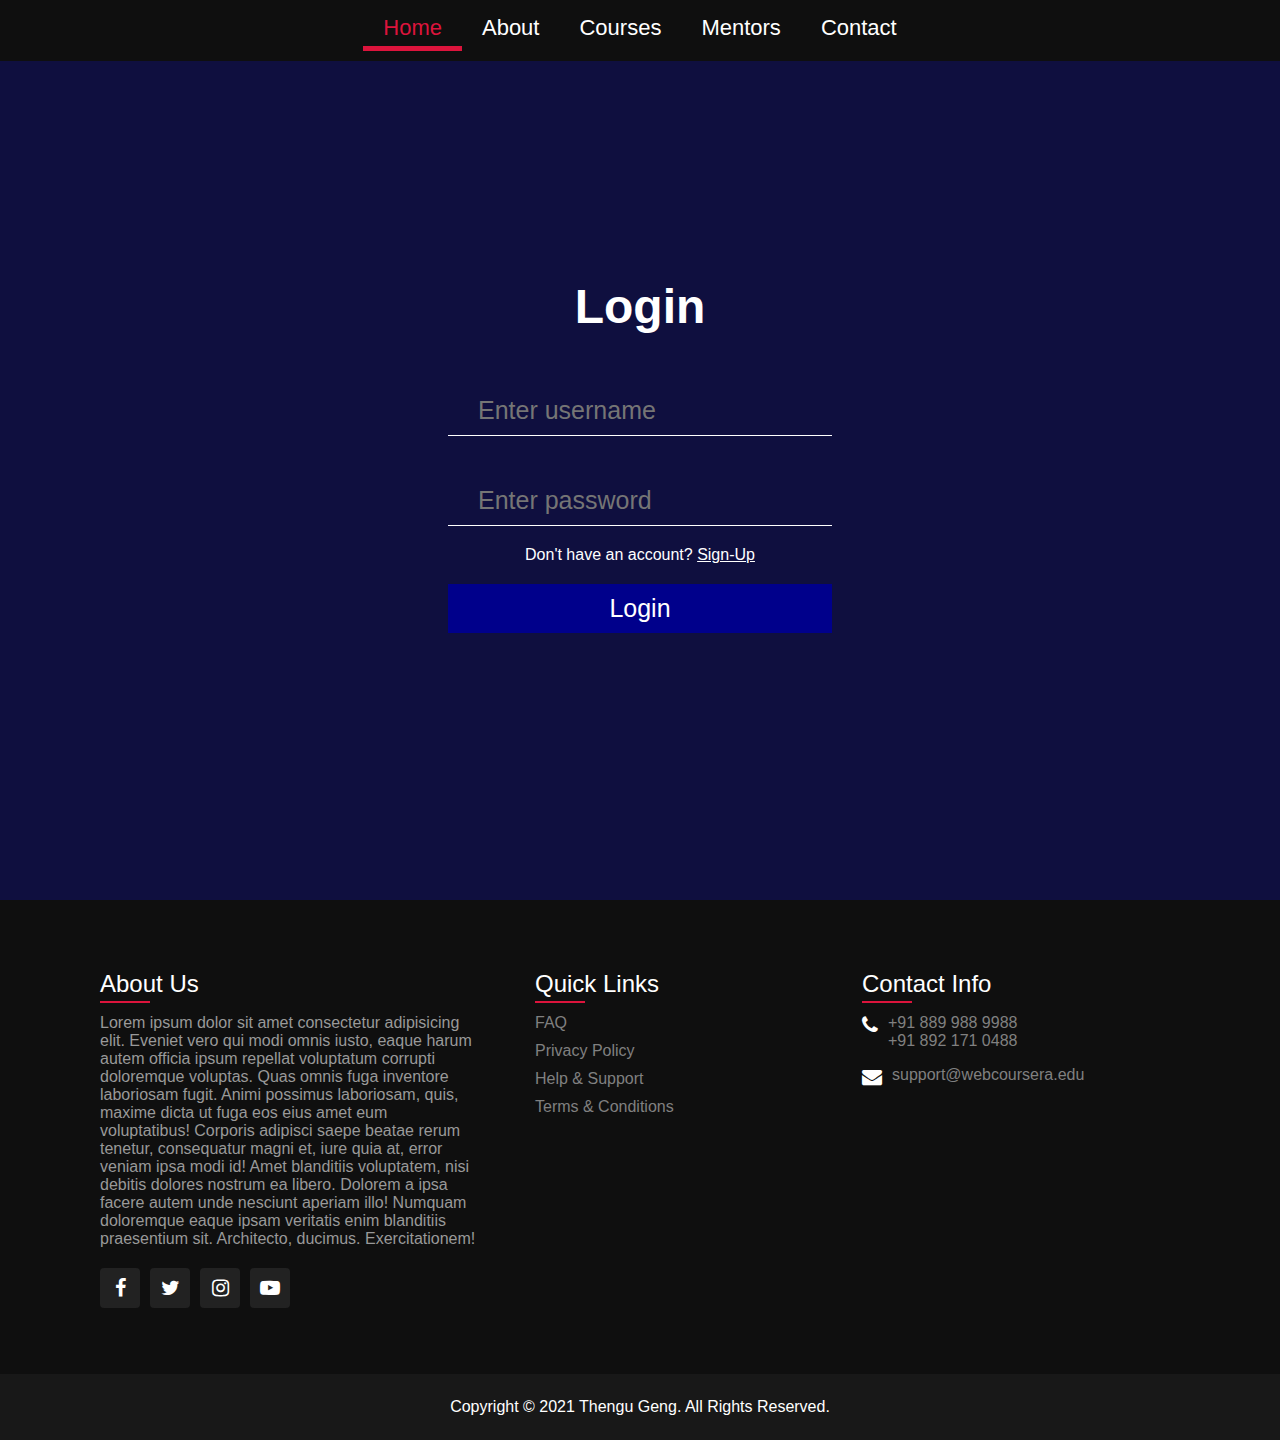
<file: login.html>
<!DOCTYPE html>
<html>
    <head>
        <meta name="viewport" content="width=device-width, initial-scale=1.0" />
        <link rel="stylesheet" href="css/index.css" />
        <link rel="stylesheet" href="css/login.css" />
        <link
            rel="stylesheet"
            href="https://stackpath.bootstrapcdn.com/font-awesome/4.7.0/css/font-awesome.min.css"
        />
    </head>
    <body>
        <nav>
            <div class="row center">
                <a class="active" href="#">Home</a>
                <a style="cursor: pointer" onclick="window.scrollBy(0,document.body.scrollHeight)"
                    >About</a
                >
                <a href="pages/courses.html">Courses</a>
                <a href="pages/teachers.html">Mentors</a>
                <a style="cursor: pointer" onclick="window.scrollBy(0,document.body.scrollHeight)"
                    >Contact</a
                >
            </div>
        </nav>

        <div class="login">
            <h1>Login</h1>
            <input name="username" placeholder="Enter username" />
            <input
                name="password"
                type="password"
                placeholder="Enter password"
            />
            <label
                >Don't have an account?&nbsp;<a href="signup.html"
                    >Sign-Up</a
                ></label
            >
            <button onclick="window.location.href = 'index.html';">
                Login
            </button>
        </div>

        <footer>
            <div class="container">
                <div class="sec aboutus">
                    <h2>About Us</h2>
                    <p>
                        Lorem ipsum dolor sit amet consectetur adipisicing elit.
                        Eveniet vero qui modi omnis iusto, eaque harum autem
                        officia ipsum repellat voluptatum corrupti doloremque
                        voluptas. Quas omnis fuga inventore laboriosam fugit.
                        Animi possimus laboriosam, quis, maxime dicta ut fuga
                        eos eius amet eum voluptatibus! Corporis adipisci saepe
                        beatae rerum tenetur, consequatur magni et, iure quia
                        at, error veniam ipsa modi id! Amet blanditiis
                        voluptatem, nisi debitis dolores nostrum ea libero.
                        Dolorem a ipsa facere autem unde nesciunt aperiam illo!
                        Numquam doloremque eaque ipsam veritatis enim blanditiis
                        praesentium sit. Architecto, ducimus. Exercitationem!
                    </p>
                    <ul class="sci">
                        <li>
                            <a href="#"
                                ><i
                                    class="fa fa-facebook"
                                    aria-hidden="true"
                                ></i
                            ></a>
                        </li>
                        <li>
                            <a href="#"
                                ><i class="fa fa-twitter" aria-hidden="true"></i
                            ></a>
                        </li>
                        <li>
                            <a href="#"
                                ><i
                                    class="fa fa-instagram"
                                    aria-hidden="true"
                                ></i
                            ></a>
                        </li>
                        <li>
                            <a href="#"
                                ><i
                                    class="fa fa-youtube-play"
                                    aria-hidden="true"
                                ></i
                            ></a>
                        </li>
                    </ul>
                </div>

                <div class="sec quickLinks">
                    <h2>Quick Links</h2>
                    <ul>
                        <li><a href="#">FAQ</a></li>
                        <li><a href="https://www.privacypolicies.com/live/4e0bbccc-8fb1-4619-b3b1-3ccc16909a8d" target="_blank">Privacy Policy</a></li>
                        <li><a href="#">Help & Support</a></li>
                        <li><a href="https://www.termsandconditionsgenerator.com/live.php?token=b7UtdrWNSWg9TQbYnWcA4yZtLV9Yiqoi" target="_blank">Terms & Conditions</a></li>
                    </ul>
                </div>

                <div class="sec contact">
                    <h2>Contact Info</h2>
                    <ul class="info">
                        <li>
                            <span
                                ><i class="fa fa-phone" aria-hidden="true"></i
                            ></span>
                            <span>
                                <a href="tel:918899889988">+91 889 988 9988</a
                                ><br />
                                <a href="tel:918921710488"
                                    >+91 892 171 0488</a
                                ></span
                            >
                        </li>
                        <li>
                            <span
                                ><i
                                    class="fa fa-envelope"
                                    aria-hidden="true"
                                ></i
                            ></span>
                            <span
                                ><a href="mailto:support@webcoursera.edu"
                                    >support@webcoursera.edu</a
                                ></span
                            >
                        </li>
                    </ul>
                </div>
            </div>
        </footer>
        <div class="copyright">
            <p>Copyright &copy; 2021 Thengu Geng. All Rights Reserved.</p>
        </div>
    </body>
</html>
</file>
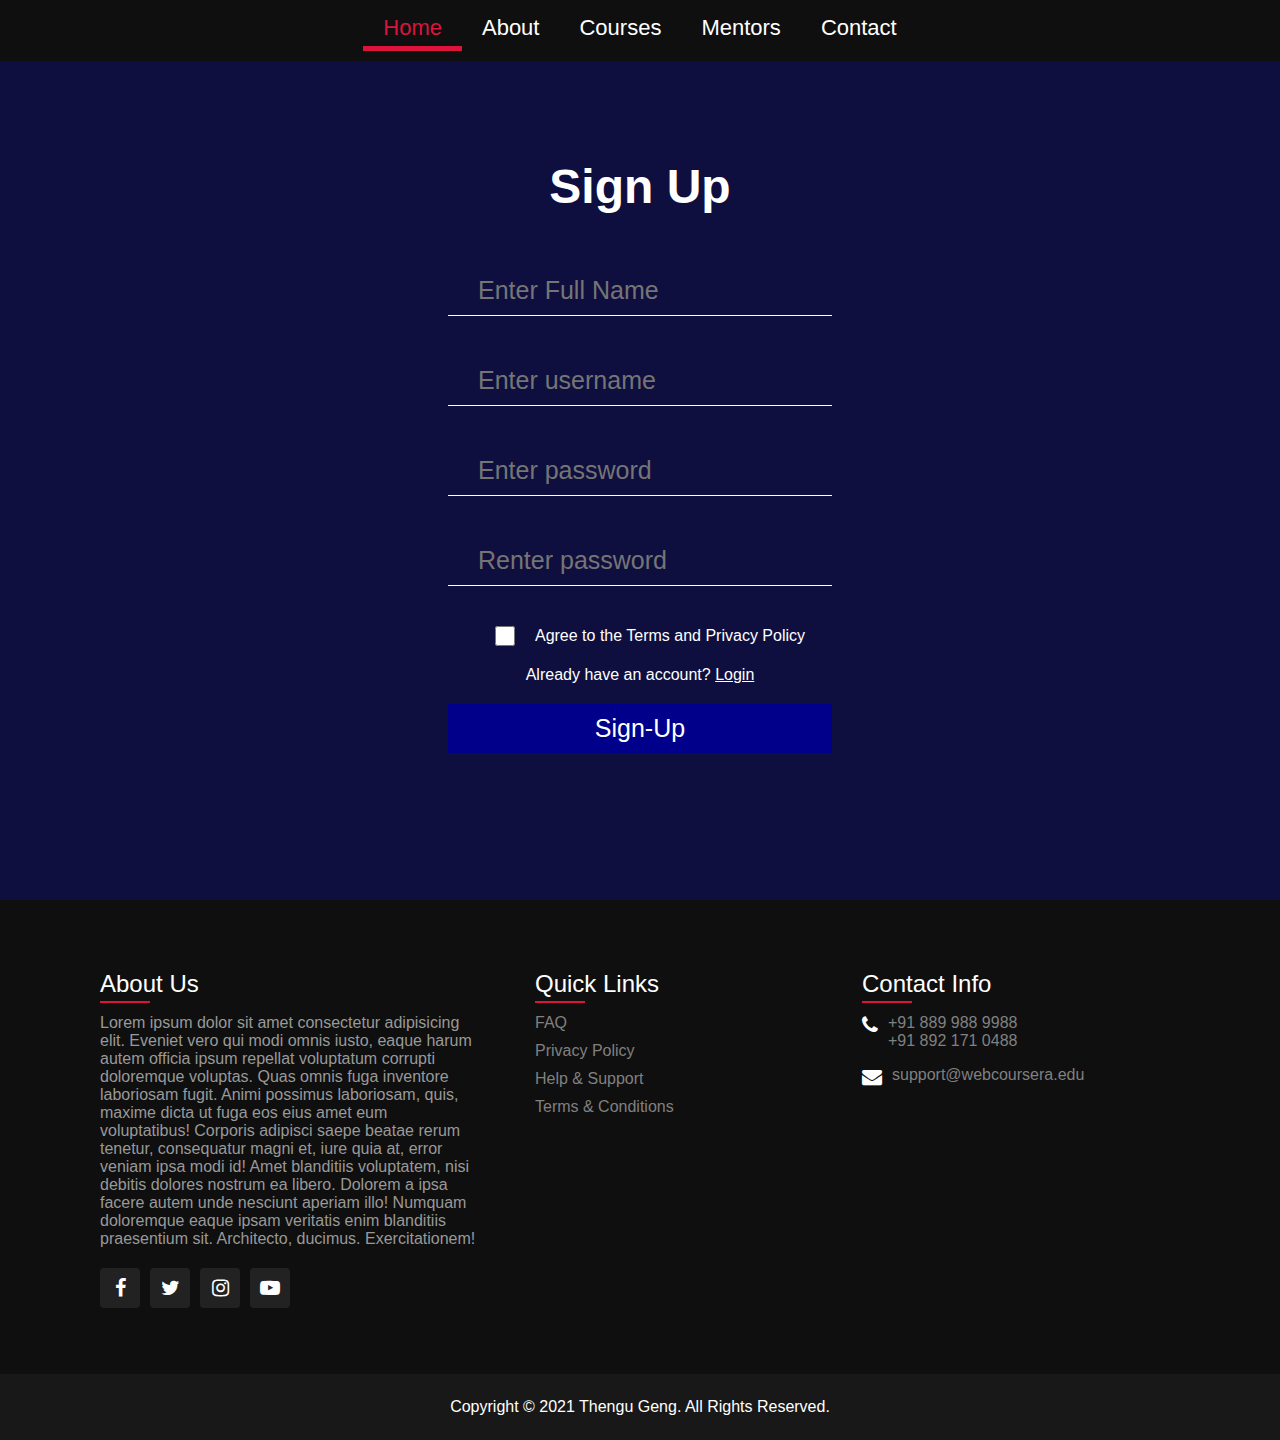
<file: signup.html>
<!DOCTYPE html>
<html>
    <head>
        <meta name="viewport" content="width=device-width, initial-scale=1.0" />
        <link rel="stylesheet" href="css/index.css" />
        <link rel="stylesheet" href="css/login.css" />
        <link
            rel="stylesheet"
            href="https://stackpath.bootstrapcdn.com/font-awesome/4.7.0/css/font-awesome.min.css"
        />
    </head>
    <body>
        <nav>
            <div class="row center">
                <a class="active" href="#">Home</a>
                <a style="cursor: pointer" onclick="window.scrollBy(0,document.body.scrollHeight)"
                    >About</a
                >
                <a href="pages/courses.html">Courses</a>
                <a href="pages/teachers.html">Mentors</a>
                <a style="cursor: pointer" onclick="window.scrollBy(0,document.body.scrollHeight)"
                    >Contact</a
                >
            </div>
        </nav>
        <div class="login">
            <h1>Sign Up</h1>
            <input name="fullname" placeholder="Enter Full Name" />
            <input name="username" placeholder="Enter username" />
            <input
                name="password"
                type="password"
                placeholder="Enter password"
            />
            <input
                name="repassword"
                type="password"
                placeholder="Renter password"
            />
            <div class="row center">
                <input type="checkbox" /><label
                    >Agree to the Terms and Privacy Policy</label
                >
            </div>
            <label
                >Already have an account?&nbsp;<a href="login.html"
                    >Login</a
                ></label
            >
            <button onclick="window.location.href = 'index.html';">
                Sign-Up
            </button>
        </div>

        <footer>
            <div class="container">
                <div class="sec aboutus">
                    <h2>About Us</h2>
                    <p>
                        Lorem ipsum dolor sit amet consectetur adipisicing elit.
                        Eveniet vero qui modi omnis iusto, eaque harum autem
                        officia ipsum repellat voluptatum corrupti doloremque
                        voluptas. Quas omnis fuga inventore laboriosam fugit.
                        Animi possimus laboriosam, quis, maxime dicta ut fuga
                        eos eius amet eum voluptatibus! Corporis adipisci saepe
                        beatae rerum tenetur, consequatur magni et, iure quia
                        at, error veniam ipsa modi id! Amet blanditiis
                        voluptatem, nisi debitis dolores nostrum ea libero.
                        Dolorem a ipsa facere autem unde nesciunt aperiam illo!
                        Numquam doloremque eaque ipsam veritatis enim blanditiis
                        praesentium sit. Architecto, ducimus. Exercitationem!
                    </p>
                    <ul class="sci">
                        <li>
                            <a href="#"
                                ><i
                                    class="fa fa-facebook"
                                    aria-hidden="true"
                                ></i
                            ></a>
                        </li>
                        <li>
                            <a href="#"
                                ><i class="fa fa-twitter" aria-hidden="true"></i
                            ></a>
                        </li>
                        <li>
                            <a href="#"
                                ><i
                                    class="fa fa-instagram"
                                    aria-hidden="true"
                                ></i
                            ></a>
                        </li>
                        <li>
                            <a href="#"
                                ><i
                                    class="fa fa-youtube-play"
                                    aria-hidden="true"
                                ></i
                            ></a>
                        </li>
                    </ul>
                </div>

                <div class="sec quickLinks">
                    <h2>Quick Links</h2>
                    <ul>
                        <li><a href="#">FAQ</a></li>
                        <li><a href="https://www.privacypolicies.com/live/4e0bbccc-8fb1-4619-b3b1-3ccc16909a8d" target="_blank">Privacy Policy</a></li>
                        <li><a href="#">Help & Support</a></li>
                        <li><a href="https://www.termsandconditionsgenerator.com/live.php?token=b7UtdrWNSWg9TQbYnWcA4yZtLV9Yiqoi" target="_blank">Terms & Conditions</a></li>
                    </ul>
                </div>

                <div class="sec contact">
                    <h2>Contact Info</h2>
                    <ul class="info">
                        <li>
                            <span
                                ><i class="fa fa-phone" aria-hidden="true"></i
                            ></span>
                            <span>
                                <a href="tel:918899889988">+91 889 988 9988</a
                                ><br />
                                <a href="tel:918921710488"
                                    >+91 892 171 0488</a
                                ></span
                            >
                        </li>
                        <li>
                            <span
                                ><i
                                    class="fa fa-envelope"
                                    aria-hidden="true"
                                ></i
                            ></span>
                            <span
                                ><a href="mailto:support@webcoursera.edu"
                                    >support@webcoursera.edu</a
                                ></span
                            >
                        </li>
                    </ul>
                </div>
            </div>
        </footer>
        <div class="copyright">
            <p>Copyright &copy; 2021 Thengu Geng. All Rights Reserved.</p>
        </div>
    </body>
</html>
</file>
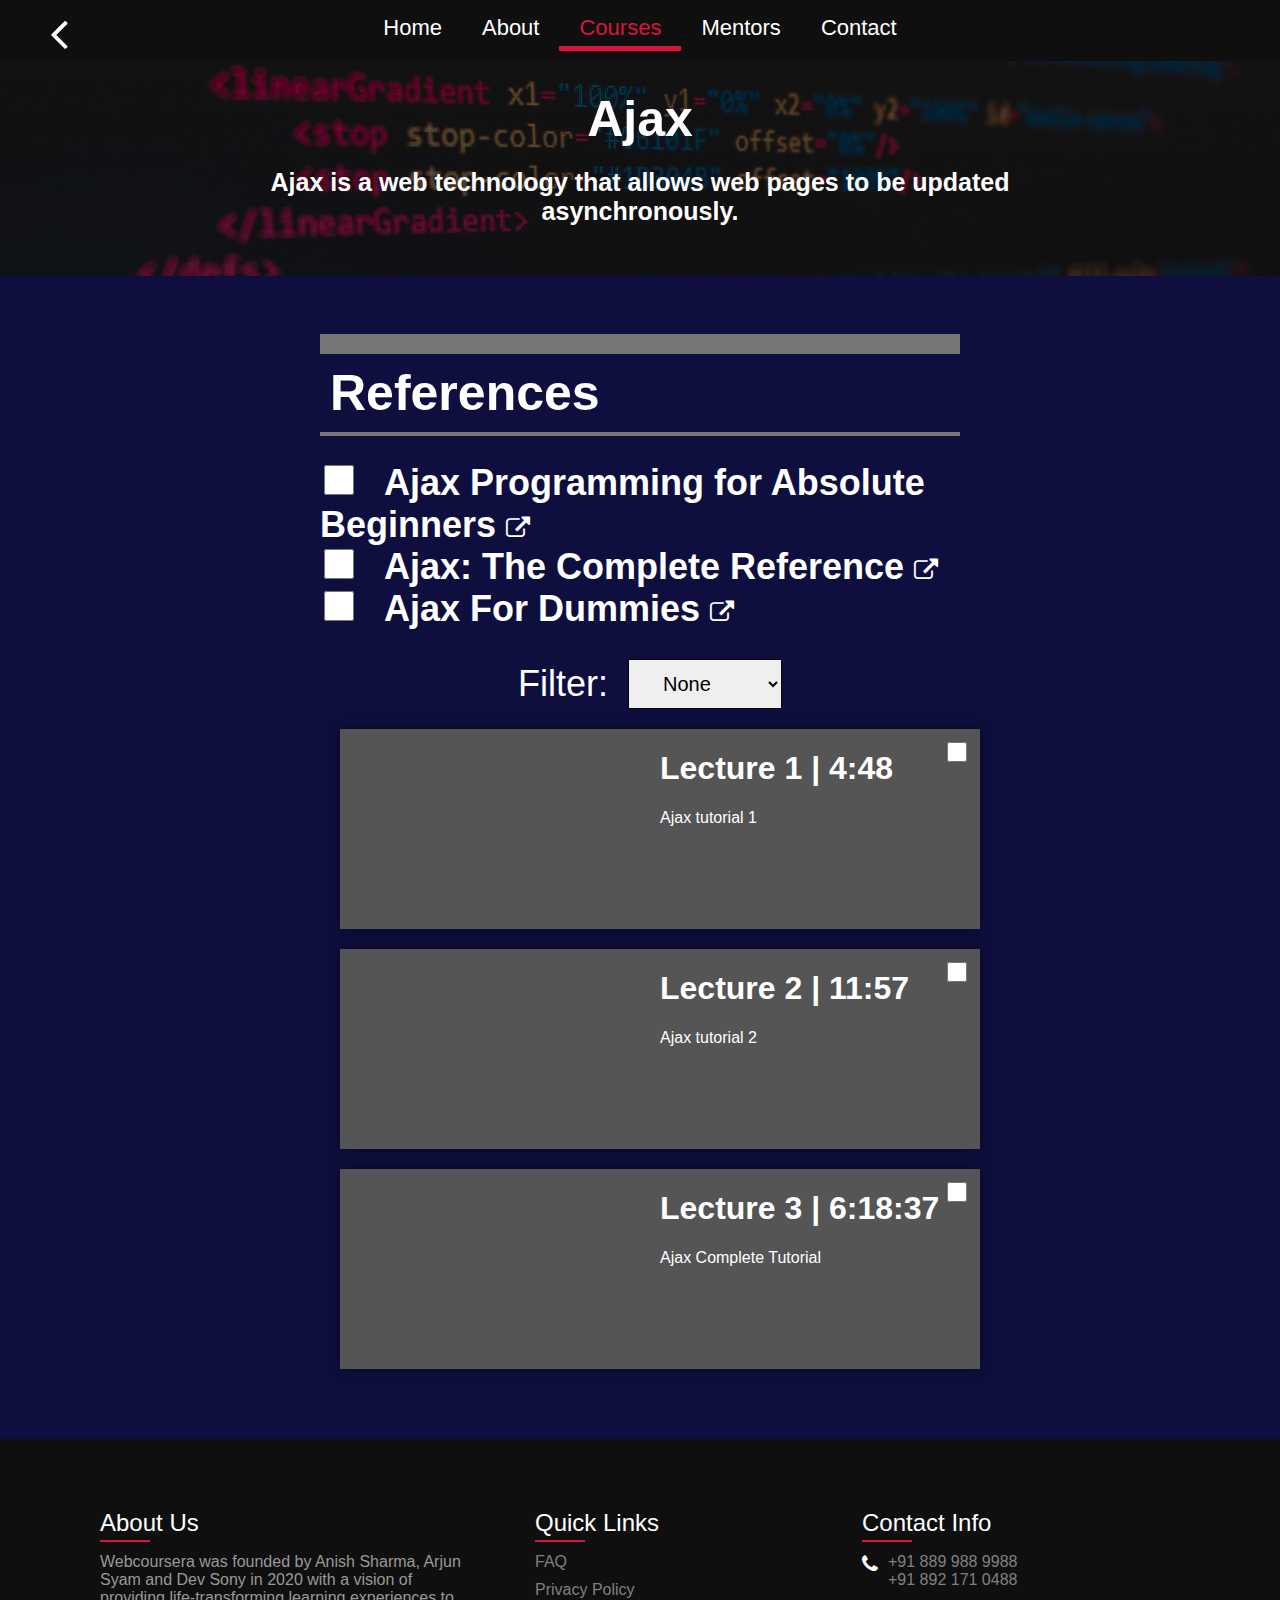
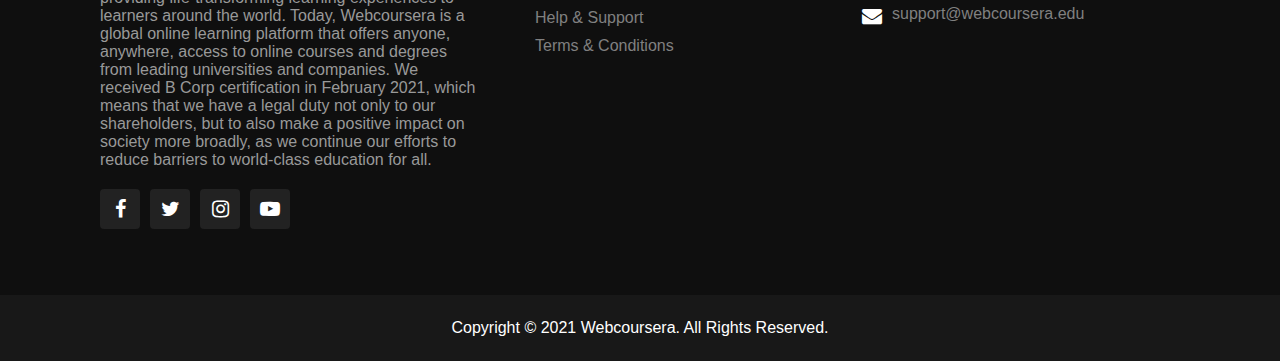
<file: courses/ajaxCourse.html>
<!DOCTYPE html>
<html lang="en">

<head>
    <meta name="viewport" content="width=device-width, initial-scale=1.0" />
    <link rel="stylesheet" href="../css/index.css" />
    <link rel="stylesheet" href="../css/coursePage.css" />

    <link rel="stylesheet" href="https://cdnjs.cloudflare.com/ajax/libs/font-awesome/4.7.0/css/font-awesome.min.css" />
    <title>Ajax-CoursePage</title>
</head>

<body>
    <nav>
        <i class="fa fa-angle-left" style="font-size: 50px; cursor: pointer" onclick="window.location.href = '../pages/courses.html';"></i>
        <div class="row center">
            <a href="../index.php">Home</a>
            <a style="cursor: pointer" onclick="window.scrollTo(0, document.body.scrollHeight)">About</a>
            <a class="active" href="../pages/courses.html">Courses</a>
            <a href="../pages/teachers.html">Mentors</a>
            <a style="cursor: pointer" onclick="window.scrollTo(0, document.body.scrollHeight)">Contact</a>
        </div>
    </nav>
    <div class="htmlbg">
        <div class="htmllanding">
            <div class="flex-container">
                <div>
                    <h1>Ajax</h1>
                </div>
            </div>
            <p>
                Ajax is a web technology that allows web pages to be updated
                asynchronously.
            </p>
        </div>
    </div>

    <div class="course">
        <div class="module">
            <hr class="section" />
            <h1>References</h1>
            <hr class="moduleHeading" />
            <br />
            <div class="moduleContents">
                <input type="checkbox" id="reference1" name="reference1
                    value=" books">
                <label for="references1"> <a href="https://www.academiepro.com/uploads/livres/AjaxProgramming.pdf" target="_blank">Ajax Programming for Absolute Beginners <i class="fa fa-external-link"></i></a></label><br />
                <input type="checkbox" id="reference1" name="reference1
                    value=" books">
                <label for="references1"><a href="https://inspirit.net.in/books/html,%20css%20and%20javascript/AJAX%20-%20The%20Complete%20Reference.pdf" target="_blank">Ajax: The Complete Reference <i class="fa fa-external-link"></i></a></label><br />
                <input type="checkbox" id="reference1" name="reference1
                    value=" books">
                <label for="references1"> <a href="https://doc.lagout.org/programmation/Ajax/Ajax%20For%20Dummies%20%282006%29.pdf" target="_blank">Ajax For Dummies <i class="fa fa-external-link"></i></a></label><br /><br />
            </div>
        </div>
        <div class="row center">
            <label>Filter: </label>
            <select id="filter">
                <option value="all">None</option>
                <option value="short">Short</option>
                <option value="medium">Medium</option>
                <option value="long">Long</option>
            </select>
        </div>
        <div id="course"></div>
    </div>
    <script type="text/javascript" src="../js/ajaxCourse.js"></script>
    <script type="text/javascript" src="../js/rendercourse.js"></script>
    <footer>
        <div class="container">
            <div class="sec aboutus">
                <h2>About Us</h2>
                <p>
                    Webcoursera was founded by Anish Sharma, Arjun Syam and
                    Dev Sony in 2020 with a vision of providing
                    life-transforming learning experiences to learners
                    around the world. Today, Webcoursera is a global online
                    learning platform that offers anyone, anywhere, access
                    to online courses and degrees from leading universities
                    and companies. We received B Corp certification in
                    February 2021, which means that we have a legal duty not
                    only to our shareholders, but to also make a positive
                    impact on society more broadly, as we continue our
                    efforts to reduce barriers to world-class education for
                    all.
                </p>
                <ul class="sci">
                    <li>
                        <a href="#"><i class="fa fa-facebook" aria-hidden="true"></i></a>
                    </li>
                    <li>
                        <a href="#"><i class="fa fa-twitter" aria-hidden="true"></i></a>
                    </li>
                    <li>
                        <a href="#"><i class="fa fa-instagram" aria-hidden="true"></i></a>
                    </li>
                    <li>
                        <a href="#"><i class="fa fa-youtube-play" aria-hidden="true"></i></a>
                    </li>
                </ul>
            </div>

            <div class="sec quickLinks">
                <h2>Quick Links</h2>
                <ul>
                    <li><a href="#">FAQ</a></li>
                    <li><a href="https://www.privacypolicies.com/live/4e0bbccc-8fb1-4619-b3b1-3ccc16909a8d" target="_blank">Privacy Policy</a></li>
                    <li><a href="#">Help & Support</a></li>
                    <li><a href="https://www.termsandconditionsgenerator.com/live.php?token=b7UtdrWNSWg9TQbYnWcA4yZtLV9Yiqoi" target="_blank">Terms & Conditions</a></li>
                </ul>
            </div>

            <div class="sec contact">
                <h2>Contact Info</h2>
                <ul class="info">
                    <li>
                        <span><i class="fa fa-phone" aria-hidden="true"></i></span>
                        <span>
                            <a href="tel:918899889988">+91 889 988 9988</a><br /><a href="tel:918921710488">+91 892 171 0488</a>
                        </span>
                    </li>
                    <li>
                        <span>
                            <i class="fa fa-envelope" aria-hidden="true"></i></span><span><a href="mailto:support@webcoursera.edu">support@webcoursera.edu</a>
                        </span>
                    </li>
                </ul>
            </div>
        </div>
    </footer>
    <div class="copyright">
        <p>Copyright &copy; 2021 Webcoursera. All Rights Reserved.</p>
    </div>
</body>

</html>
</file>
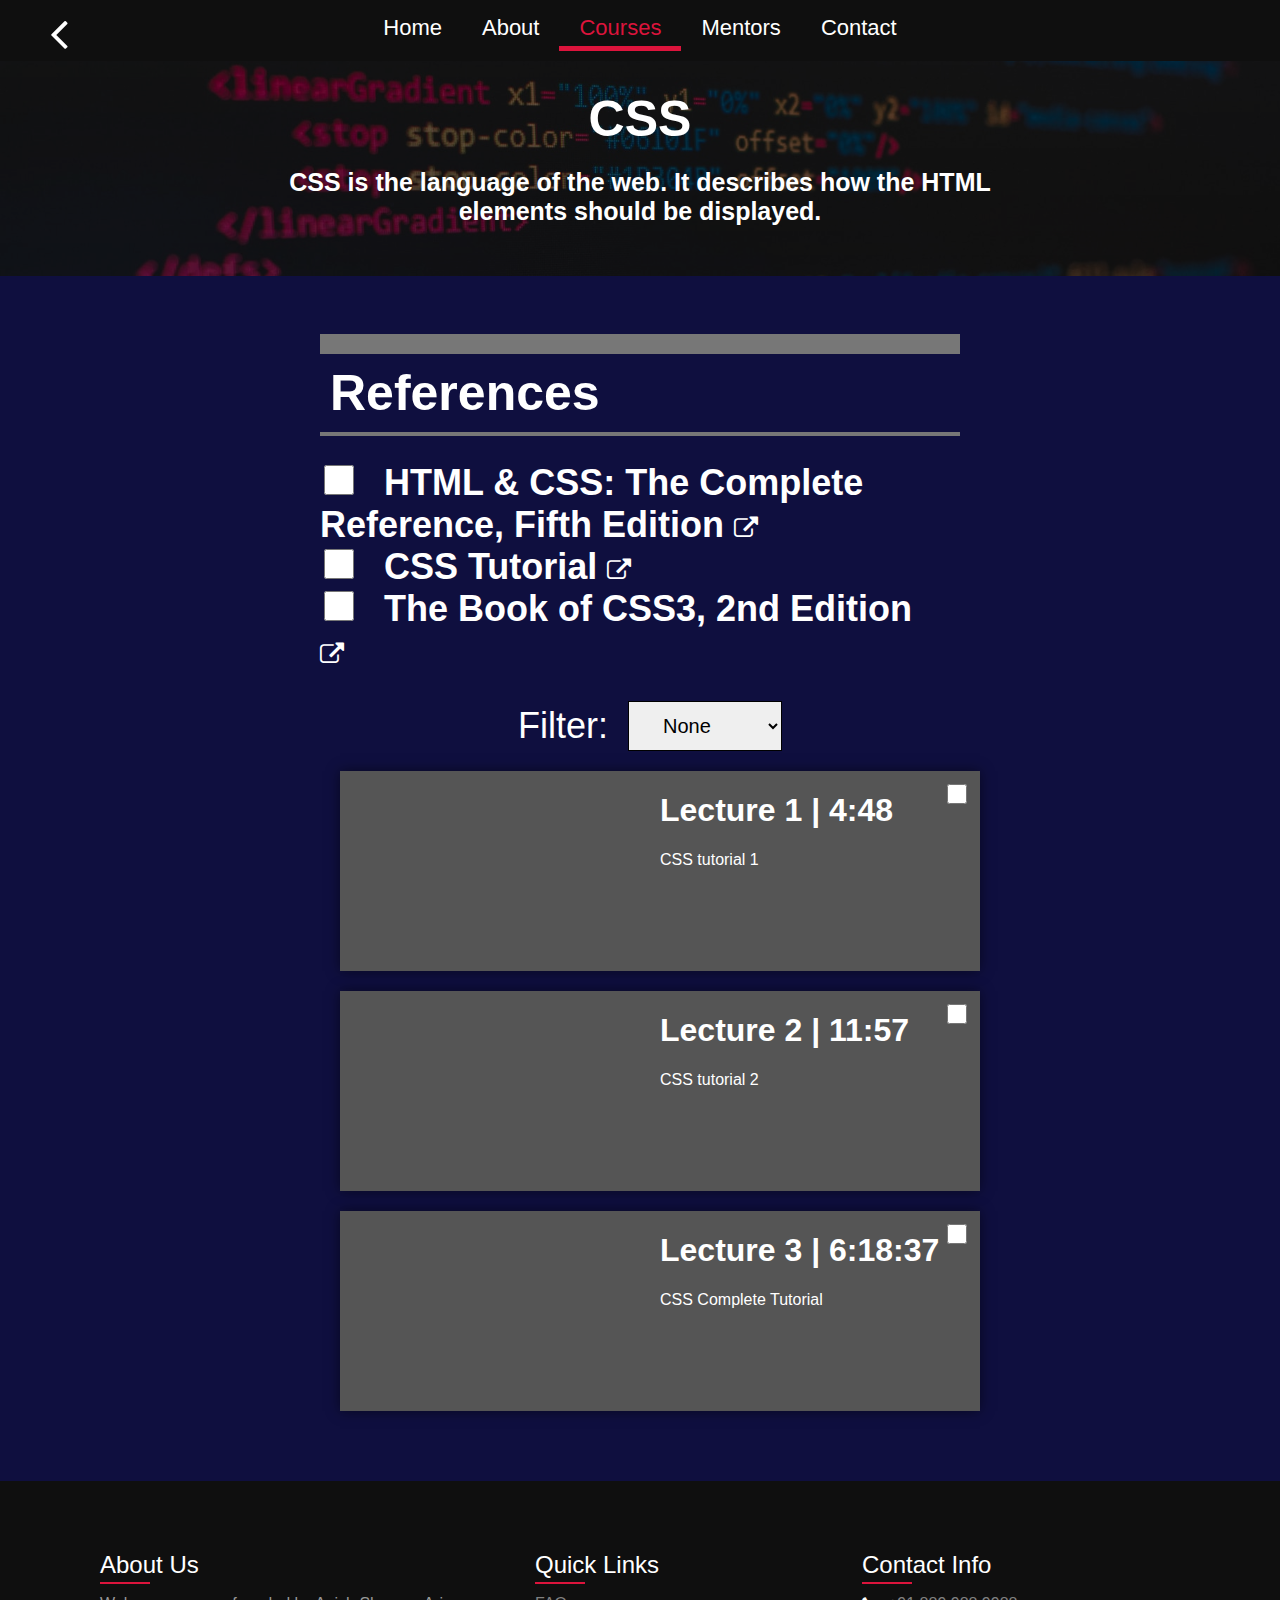
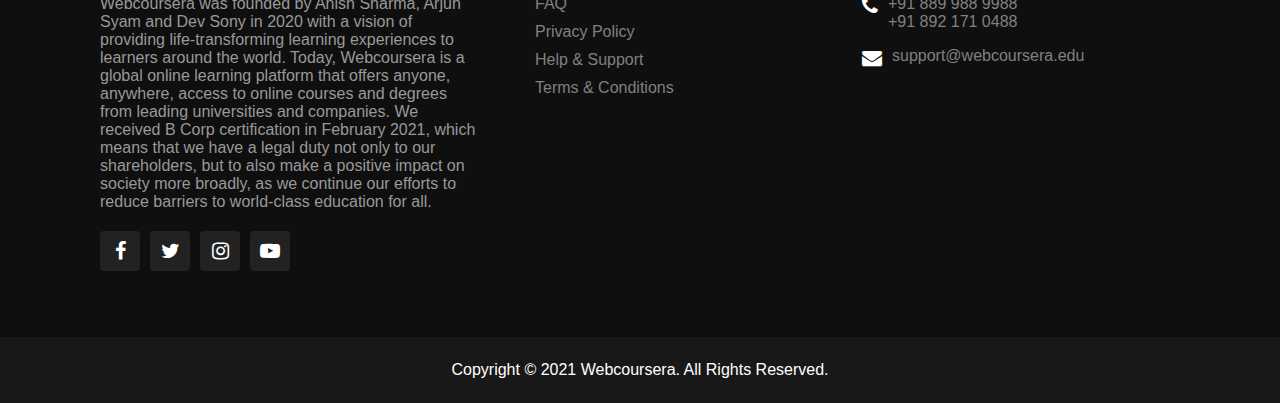
<file: courses/cssCourse.html>
<!DOCTYPE html>
<html lang="en">

<head>
    <meta name="viewport" content="width=device-width, initial-scale=1.0" />
    <link rel="stylesheet" href="../css/index.css" />
    <link rel="stylesheet" href="../css/coursePage.css" />

    <link rel="stylesheet" href="https://cdnjs.cloudflare.com/ajax/libs/font-awesome/4.7.0/css/font-awesome.min.css" />
    <title>CSS-CoursePage</title>
</head>

<body>
    <nav>
        <i class="fa fa-angle-left" style="font-size: 50px; cursor: pointer" onclick="window.location.href = '../pages/courses.html';"></i>
        <div class="row center">
            <a href="../index.php">Home</a>
            <a style="cursor: pointer" onclick="window.scrollTo(0, document.body.scrollHeight)">About</a>
            <a class="active" href="../pages/courses.html">Courses</a>
            <a href="../pages/teachers.html">Mentors</a>
            <a style="cursor: pointer" onclick="window.scrollTo(0, document.body.scrollHeight)">Contact</a>
        </div>
    </nav>
    <div class="htmlbg">
        <div class="htmllanding">
            <div class="flex-container">
                <div>
                    <h1>CSS</h1>
                </div>
            </div>
            <p>
                CSS is the language of the web. It describes how the HTML
                elements should be displayed.
            </p>
        </div>
    </div>

    <div class="course">
        <div class="module">
            <hr class="section" />
            <h1>References</h1>
            <hr class="moduleHeading" />
            <br />
            <div class="moduleContents">
                <input type="checkbox" id="reference1" name="reference1
                    value=" books">
                <label for="references1"><a href="https://www.dashskilledutrain.com/assets/Books/Html%20CSS%20The%20Complete%20Reference.pdf" target="_blank">HTML & CSS: The Complete Reference, Fifth Edition <i class="fa fa-external-link"></i></a></label><br />
                <input type="checkbox" id="reference1" name="reference1
                    value=" books">
                <label for="references1"><a href="https://www.tutorialspoint.com/css/css_tutorial.pdf" target="_blank">CSS Tutorial <i class="fa fa-external-link"></i></a></label><br />
                <input type="checkbox" id="reference1" name="reference1
                    value=" books">
                <label for="references1"> <a href="http://bedford-computing.co.uk/learning/wp-content/uploads/2016/07/No.Starch.CSS.2nd.Edition.pdf" target="_blank">The Book of CSS3, 2nd Edition <i class="fa fa-external-link"></i></a></label><br /><br />
            </div>
        </div>
        <div class="row center">
            <label>Filter: </label>
            <select id="filter">
                <option value="all">None</option>
                <option value="short">Short</option>
                <option value="medium">Medium</option>
                <option value="long">Long</option>
            </select>
        </div>
        <div id="course"></div>
    </div>
    <script type="text/javascript" src="../js/cssCourse.js"></script>
    <script type="text/javascript" src="../js/rendercourse.js"></script>
    <footer>
        <div class="container">
            <div class="sec aboutus">
                <h2>About Us</h2>
                <p>
                    Webcoursera was founded by Anish Sharma, Arjun Syam and
                    Dev Sony in 2020 with a vision of providing
                    life-transforming learning experiences to learners
                    around the world. Today, Webcoursera is a global online
                    learning platform that offers anyone, anywhere, access
                    to online courses and degrees from leading universities
                    and companies. We received B Corp certification in
                    February 2021, which means that we have a legal duty not
                    only to our shareholders, but to also make a positive
                    impact on society more broadly, as we continue our
                    efforts to reduce barriers to world-class education for
                    all.
                </p>
                <ul class="sci">
                    <li>
                        <a href="#"><i class="fa fa-facebook" aria-hidden="true"></i></a>
                    </li>
                    <li>
                        <a href="#"><i class="fa fa-twitter" aria-hidden="true"></i></a>
                    </li>
                    <li>
                        <a href="#"><i class="fa fa-instagram" aria-hidden="true"></i></a>
                    </li>
                    <li>
                        <a href="#"><i class="fa fa-youtube-play" aria-hidden="true"></i></a>
                    </li>
                </ul>
            </div>

            <div class="sec quickLinks">
                <h2>Quick Links</h2>
                <ul>
                    <li><a href="#">FAQ</a></li>
                    <li><a href="https://www.privacypolicies.com/live/4e0bbccc-8fb1-4619-b3b1-3ccc16909a8d" target="_blank">Privacy Policy</a></li>
                    <li><a href="#">Help & Support</a></li>
                    <li><a href="https://www.termsandconditionsgenerator.com/live.php?token=b7UtdrWNSWg9TQbYnWcA4yZtLV9Yiqoi" target="_blank">Terms & Conditions</a></li>
                </ul>
            </div>

            <div class="sec contact">
                <h2>Contact Info</h2>
                <ul class="info">
                    <li>
                        <span><i class="fa fa-phone" aria-hidden="true"></i></span>
                        <span>
                            <a href="tel:918899889988">+91 889 988 9988</a><br /><a href="tel:918921710488">+91 892 171 0488</a>
                        </span>
                    </li>
                    <li>
                        <span>
                            <i class="fa fa-envelope" aria-hidden="true"></i></span><span><a href="mailto:support@webcoursera.edu">support@webcoursera.edu</a>
                        </span>
                    </li>
                </ul>
            </div>
        </div>
    </footer>
    <div class="copyright">
        <p>Copyright &copy; 2021 Webcoursera. All Rights Reserved.</p>
    </div>
</body>

</html>
</file>
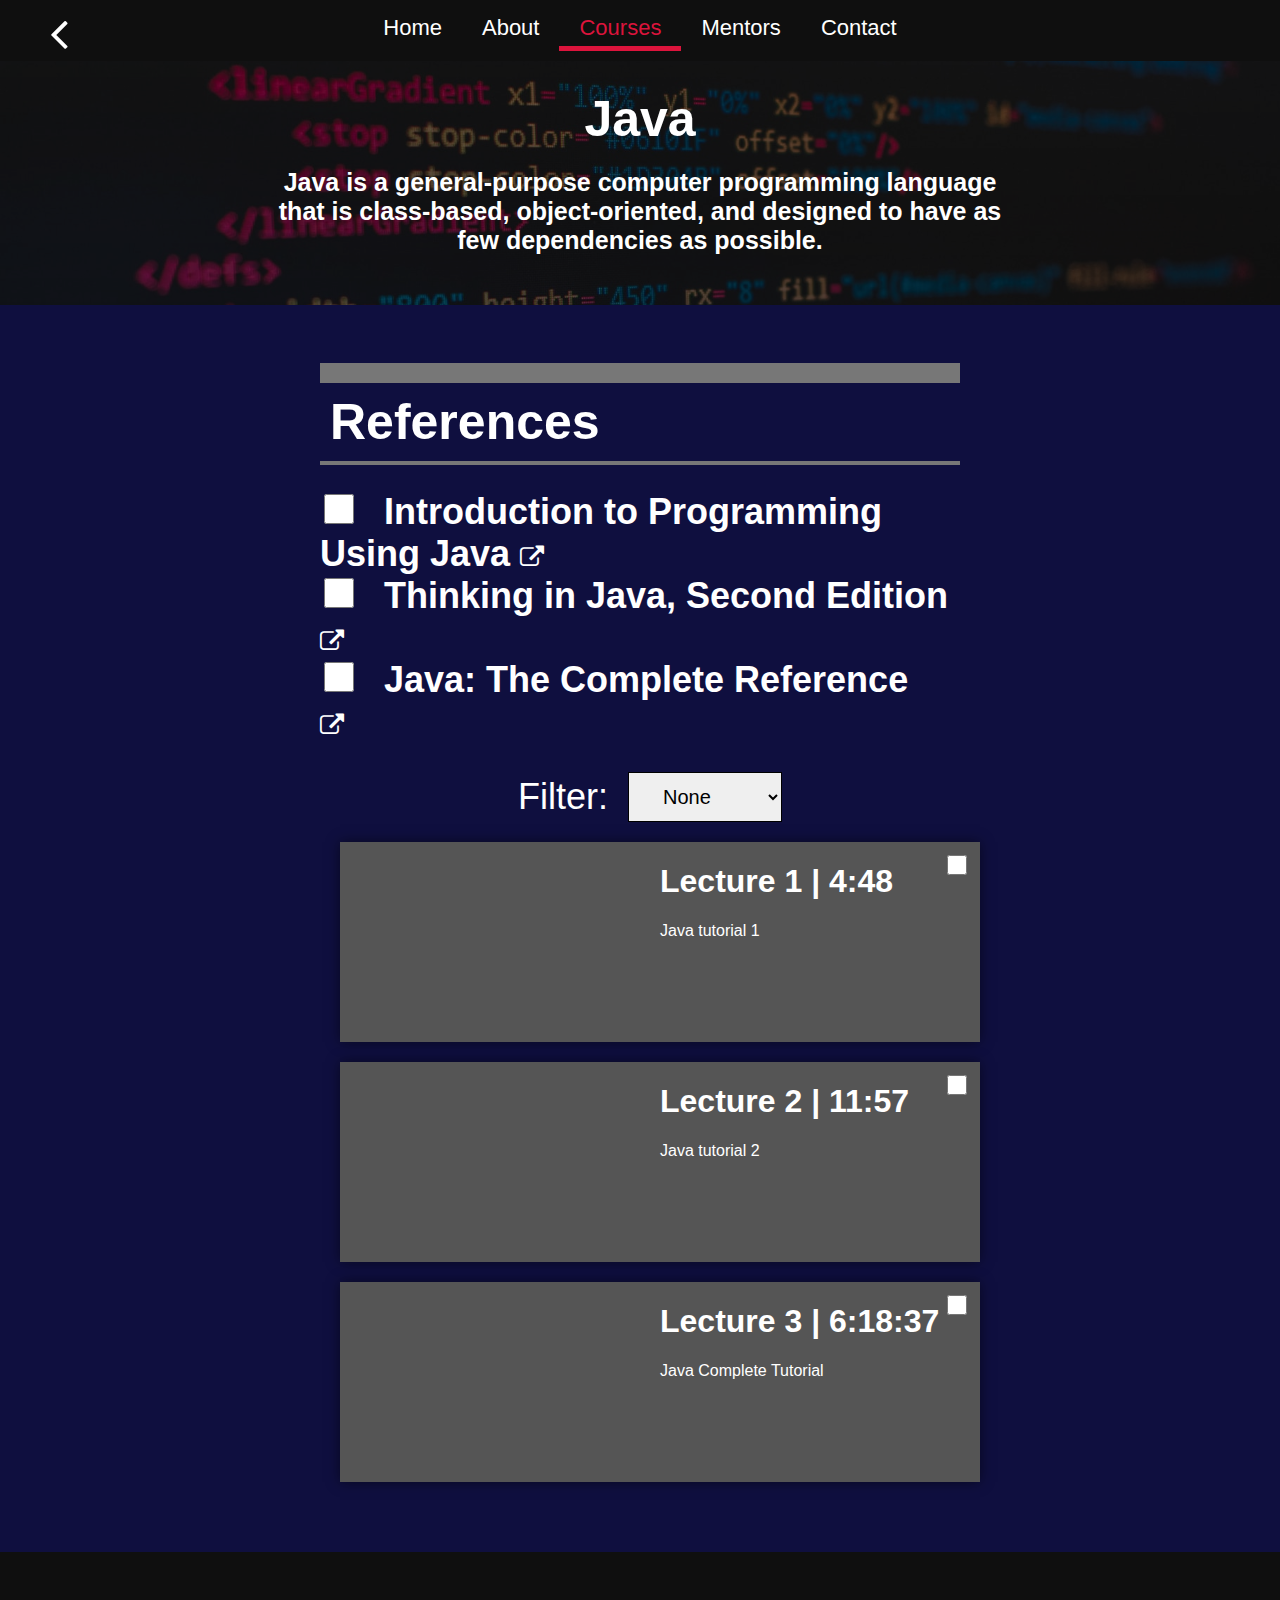
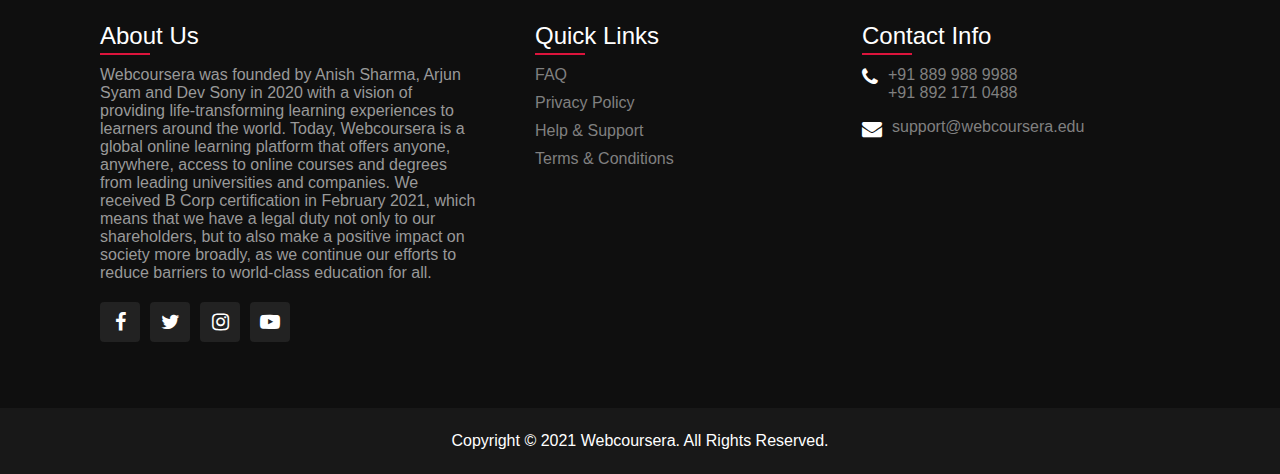
<file: courses/javaCourse.html>
<!DOCTYPE html>
<html lang="en">

<head>
    <meta name="viewport" content="width=device-width, initial-scale=1.0" />
    <link rel="stylesheet" href="../css/index.css" />
    <link rel="stylesheet" href="../css/coursePage.css" />

    <link rel="stylesheet" href="https://cdnjs.cloudflare.com/ajax/libs/font-awesome/4.7.0/css/font-awesome.min.css" />
    <title>Java-CoursePage</title>
</head>

<body>
    <nav>
        <i class="fa fa-angle-left" style="font-size: 50px; cursor: pointer" onclick="window.location.href = '../pages/courses.html';"></i>
        <div class="row center">
            <a href="../index.php">Home</a>
            <a style="cursor: pointer" onclick="window.scrollTo(0, document.body.scrollHeight)">About</a>
            <a class="active" href="../pages/courses.html">Courses</a>
            <a href="../pages/teachers.html">Mentors</a>
            <a style="cursor: pointer" onclick="window.scrollTo(0, document.body.scrollHeight)">Contact</a>
        </div>
    </nav>
    <div class="htmlbg">
        <div class="htmllanding">
            <div class="flex-container">
                <div>
                    <h1>Java</h1>
                </div>
            </div>
            <p>
                Java is a general-purpose computer programming language that
                is class-based, object-oriented, and designed to have as few
                dependencies as possible.
            </p>
        </div>
    </div>

    <div class="course">
        <div class="module">
            <hr class="section" />
            <h1>References</h1>
            <hr class="moduleHeading" />
            <br />
            <div class="moduleContents">
                <input type="checkbox" id="reference1" name="reference1
                    value=" books">
                <label for="references1"> <a href="https://www.iitk.ac.in/esc101/share/downloads/javanotes5.pdf" target="_blank"> Introduction to Programming Using Java <i class="fa fa-external-link"></i></a></label><br />
                <input type="checkbox" id="reference1" name="reference1
                    value=" books">
                <label for="references1"> <a href="http://vergil.chemistry.gatech.edu/resources/programming/pdf/TIJ2.pdf"> Thinking in Java, Second Edition <i class="fa fa-external-link"></i></a></label><br />
                <input type="checkbox" id="reference1" name="reference1
                    value=" books">
                <label for="references1"><a href="https://gfgc.kar.nic.in/sirmv-science/GenericDocHandler/138-a2973dc6-c024-4d81-be6d-5c3344f232ce.pdf" target="_blank"> Java: The Complete Reference <i class="fa fa-external-link"></i></a></label><br /><br />
            </div>
        </div>
        <div class="row center">
            <label>Filter: </label>
            <select id="filter">
                <option value="all">None</option>
                <option value="short">Short</option>
                <option value="medium">Medium</option>
                <option value="long">Long</option>
            </select>
        </div>
        <div id="course"></div>
    </div>
    <script type="text/javascript" src="../js/javaCourse.js"></script>
    <script type="text/javascript" src="../js/rendercourse.js"></script>
    <footer>
        <div class="container">
            <div class="sec aboutus">
                <h2>About Us</h2>
                <p>
                    Webcoursera was founded by Anish Sharma, Arjun Syam and
                    Dev Sony in 2020 with a vision of providing
                    life-transforming learning experiences to learners
                    around the world. Today, Webcoursera is a global online
                    learning platform that offers anyone, anywhere, access
                    to online courses and degrees from leading universities
                    and companies. We received B Corp certification in
                    February 2021, which means that we have a legal duty not
                    only to our shareholders, but to also make a positive
                    impact on society more broadly, as we continue our
                    efforts to reduce barriers to world-class education for
                    all.
                </p>
                <ul class="sci">
                    <li>
                        <a href="#"><i class="fa fa-facebook" aria-hidden="true"></i></a>
                    </li>
                    <li>
                        <a href="#"><i class="fa fa-twitter" aria-hidden="true"></i></a>
                    </li>
                    <li>
                        <a href="#"><i class="fa fa-instagram" aria-hidden="true"></i></a>
                    </li>
                    <li>
                        <a href="#"><i class="fa fa-youtube-play" aria-hidden="true"></i></a>
                    </li>
                </ul>
            </div>

            <div class="sec quickLinks">
                <h2>Quick Links</h2>
                <ul>
                    <li><a href="#">FAQ</a></li>
                    <li><a href="https://www.privacypolicies.com/live/4e0bbccc-8fb1-4619-b3b1-3ccc16909a8d" target="_blank">Privacy Policy</a></li>
                    <li><a href="#">Help & Support</a></li>
                    <li><a href="https://www.termsandconditionsgenerator.com/live.php?token=b7UtdrWNSWg9TQbYnWcA4yZtLV9Yiqoi" target="_blank">Terms & Conditions</a></li>
                </ul>
            </div>

            <div class="sec contact">
                <h2>Contact Info</h2>
                <ul class="info">
                    <li>
                        <span><i class="fa fa-phone" aria-hidden="true"></i></span>
                        <span>
                            <a href="tel:918899889988">+91 889 988 9988</a><br /><a href="tel:918921710488">+91 892 171 0488</a>
                        </span>
                    </li>
                    <li>
                        <span>
                            <i class="fa fa-envelope" aria-hidden="true"></i></span><span><a href="mailto:support@webcoursera.edu">support@webcoursera.edu</a>
                        </span>
                    </li>
                </ul>
            </div>
        </div>
    </footer>
    <div class="copyright">
        <p>Copyright &copy; 2021 Webcoursera. All Rights Reserved.</p>
    </div>
</body>

</html>
</file>
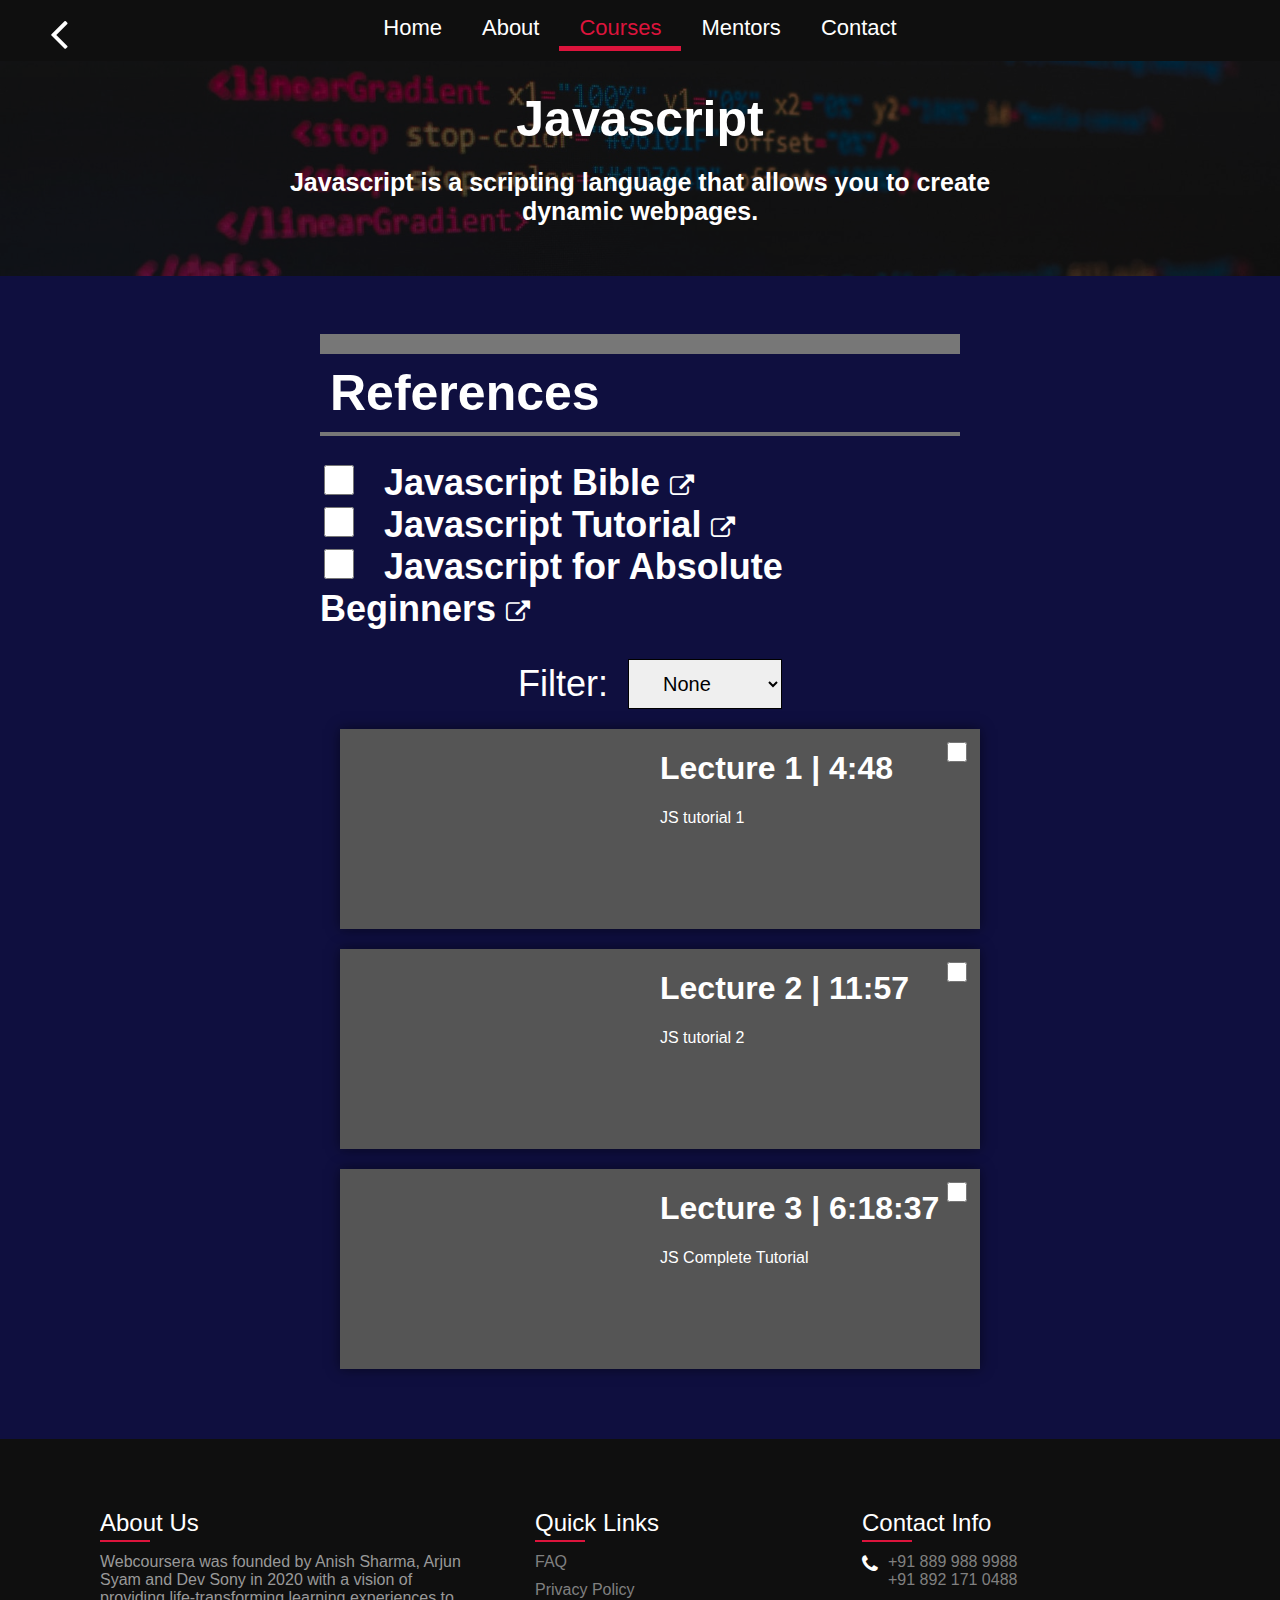
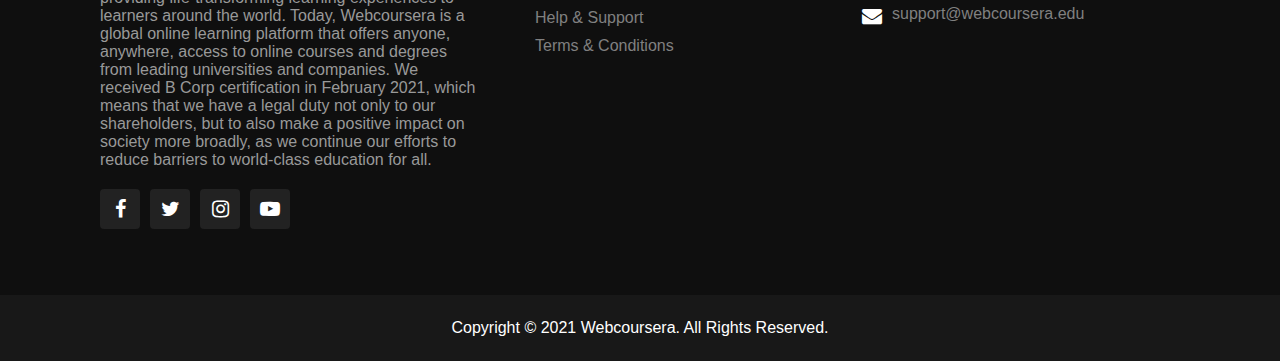
<file: courses/jsCourse.html>
<!DOCTYPE html>
<html lang="en">

<head>
    <meta name="viewport" content="width=device-width, initial-scale=1.0" />
    <link rel="stylesheet" href="../css/index.css" />
    <link rel="stylesheet" href="../css/coursePage.css" />

    <link rel="stylesheet" href="https://cdnjs.cloudflare.com/ajax/libs/font-awesome/4.7.0/css/font-awesome.min.css" />
    <title>Js-CoursePage</title>
</head>

<body>
    <nav>
        <i class="fa fa-angle-left" style="font-size: 50px; cursor: pointer" onclick="window.location.href = '../pages/courses.html';"></i>
        <div class="row center">
            <a href="../index.php">Home</a>
            <a style="cursor: pointer" onclick="window.scrollTo(0, document.body.scrollHeight)">About</a>
            <a class="active" href="../pages/courses.html">Courses</a>
            <a href="../pages/teachers.html">Mentors</a>
            <a style="cursor: pointer" onclick="window.scrollTo(0, document.body.scrollHeight)">Contact</a>
        </div>
    </nav>
    <div class="htmlbg">
        <div class="htmllanding">
            <div class="flex-container">
                <div>
                    <h1>Javascript</h1>
                </div>
            </div>
            <p>
                Javascript is a scripting language that allows you to create
                dynamic webpages.
            </p>
        </div>
    </div>

    <div class="course">
        <div class="module">
            <hr class="section" />
            <h1>References</h1>
            <hr class="moduleHeading" />
            <br />
            <div class="moduleContents">
                <input type="checkbox" id="reference1" name="reference1
                    value=" books">
                <label for="references1"><a href="https://everythingcomputerscience.com/books/all.pdf" target="_blank">Javascript Bible <i class="fa fa-external-link"></i></a></label><br />
                <input type="checkbox" id="reference1" name="reference1
                    value=" books">
                <label for="references1"><a href="https://www.tutorialspoint.com/javascript/javascript_tutorial.pdf" target="_blank">Javascript Tutorial <i class="fa fa-external-link"></i></a></label><br />
                <input type="checkbox" id="reference1" name="reference1
                    value=" books">
                <label for="references1"> <a href="https://pepa.holla.cz/wp-content/uploads/2015/11/JavaScript-for-Absolute-Beginners.pdf" target="_blank">Javascript for Absolute Beginners <i class="fa fa-external-link"></i></a></label><br /><br />
            </div>
        </div>
        <div class="row center">
            <label>Filter: </label>
            <select id="filter">
                <option value="all">None</option>
                <option value="short">Short</option>
                <option value="medium">Medium</option>
                <option value="long">Long</option>
            </select>
        </div>
        <div id="course"></div>
    </div>
    <script type="text/javascript" src="../js/jsCourse.js"></script>
    <script type="text/javascript" src="../js/rendercourse.js"></script>
    <footer>
        <div class="container">
            <div class="sec aboutus">
                <h2>About Us</h2>
                <p>
                    Webcoursera was founded by Anish Sharma, Arjun Syam and
                    Dev Sony in 2020 with a vision of providing
                    life-transforming learning experiences to learners
                    around the world. Today, Webcoursera is a global online
                    learning platform that offers anyone, anywhere, access
                    to online courses and degrees from leading universities
                    and companies. We received B Corp certification in
                    February 2021, which means that we have a legal duty not
                    only to our shareholders, but to also make a positive
                    impact on society more broadly, as we continue our
                    efforts to reduce barriers to world-class education for
                    all.
                </p>
                <ul class="sci">
                    <li>
                        <a href="#"><i class="fa fa-facebook" aria-hidden="true"></i></a>
                    </li>
                    <li>
                        <a href="#"><i class="fa fa-twitter" aria-hidden="true"></i></a>
                    </li>
                    <li>
                        <a href="#"><i class="fa fa-instagram" aria-hidden="true"></i></a>
                    </li>
                    <li>
                        <a href="#"><i class="fa fa-youtube-play" aria-hidden="true"></i></a>
                    </li>
                </ul>
            </div>

            <div class="sec quickLinks">
                <h2>Quick Links</h2>
                <ul>
                    <li><a href="#">FAQ</a></li>
                    <li><a href="https://www.privacypolicies.com/live/4e0bbccc-8fb1-4619-b3b1-3ccc16909a8d" target="_blank">Privacy Policy</a></li>
                    <li><a href="#">Help & Support</a></li>
                    <li><a href="https://www.termsandconditionsgenerator.com/live.php?token=b7UtdrWNSWg9TQbYnWcA4yZtLV9Yiqoi" target="_blank">Terms & Conditions</a></li>
                </ul>
            </div>

            <div class="sec contact">
                <h2>Contact Info</h2>
                <ul class="info">
                    <li>
                        <span><i class="fa fa-phone" aria-hidden="true"></i></span>
                        <span>
                            <a href="tel:918899889988">+91 889 988 9988</a><br /><a href="tel:918921710488">+91 892 171 0488</a>
                        </span>
                    </li>
                    <li>
                        <span>
                            <i class="fa fa-envelope" aria-hidden="true"></i></span><span><a href="mailto:support@webcoursera.edu">support@webcoursera.edu</a>
                        </span>
                    </li>
                </ul>
            </div>
        </div>
    </footer>
    <div class="copyright">
        <p>Copyright &copy; 2021 Webcoursera. All Rights Reserved.</p>
    </div>
</body>

</html>
</file>
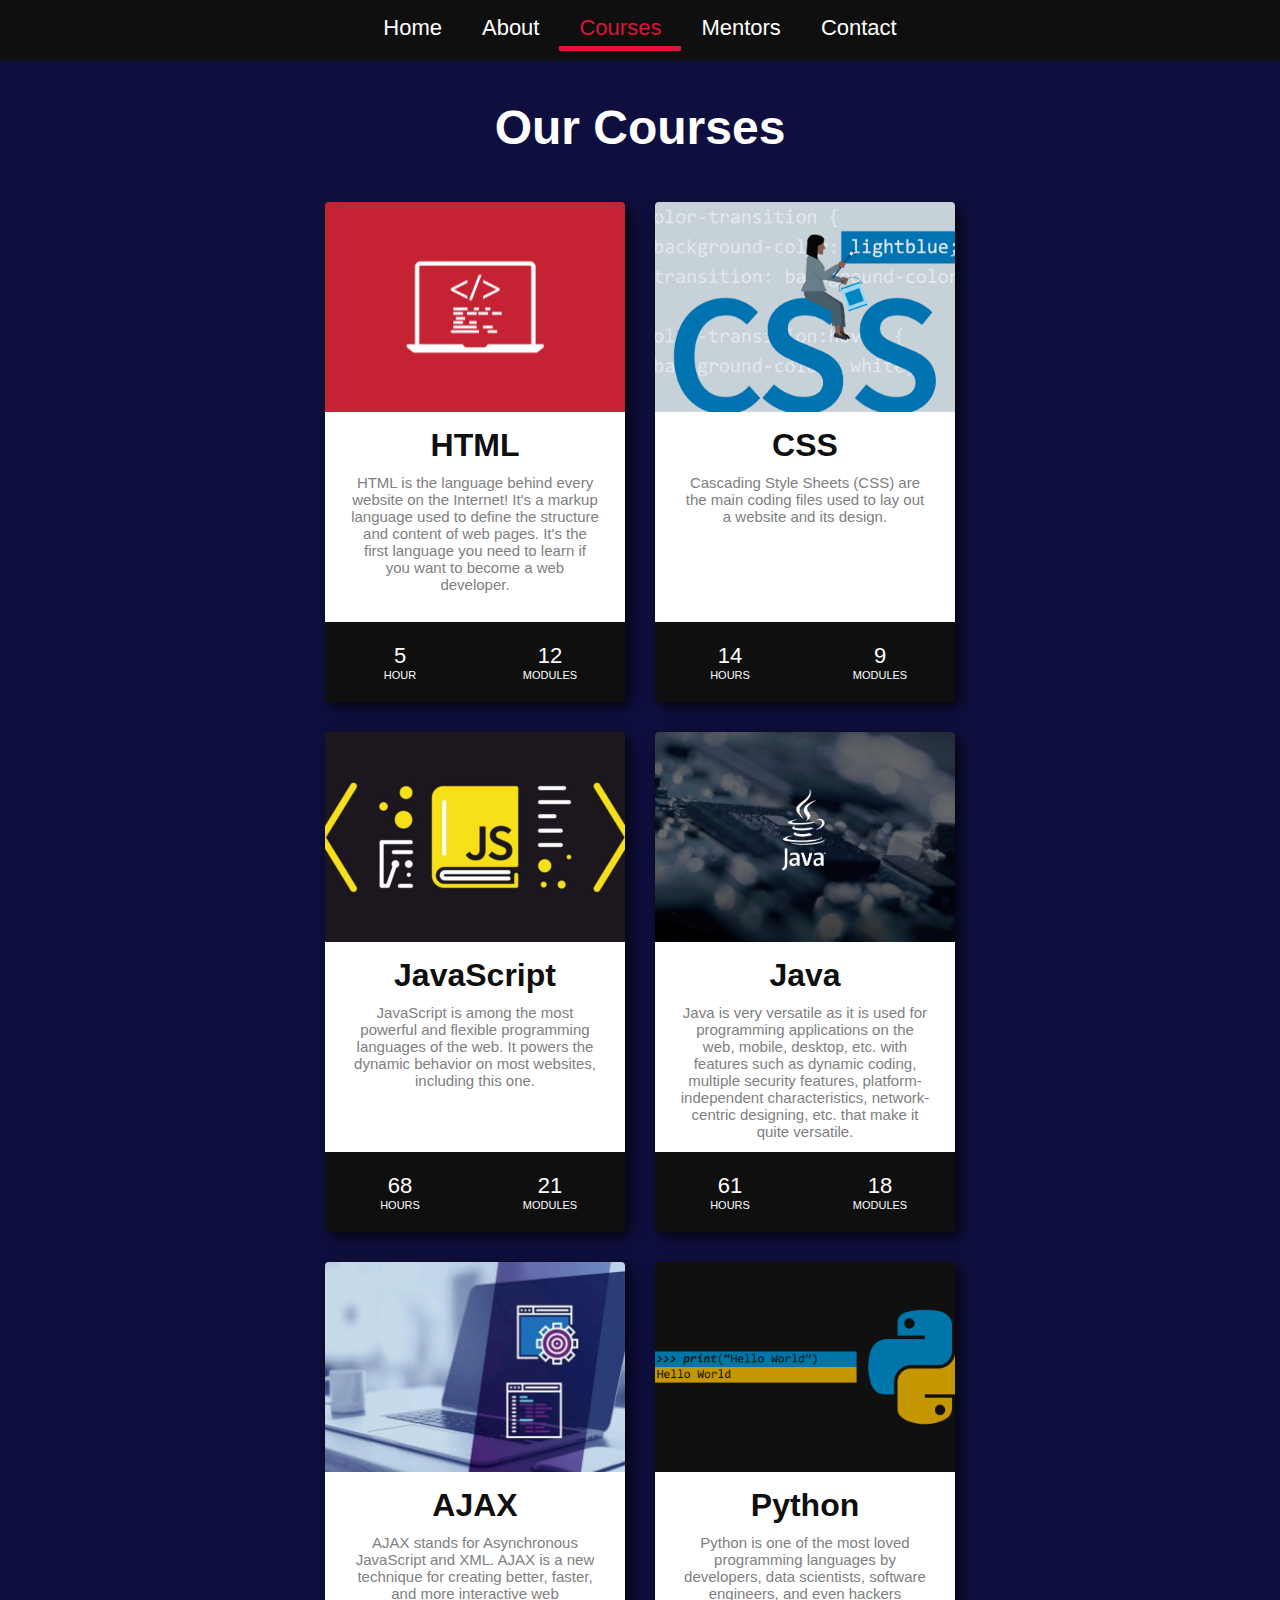
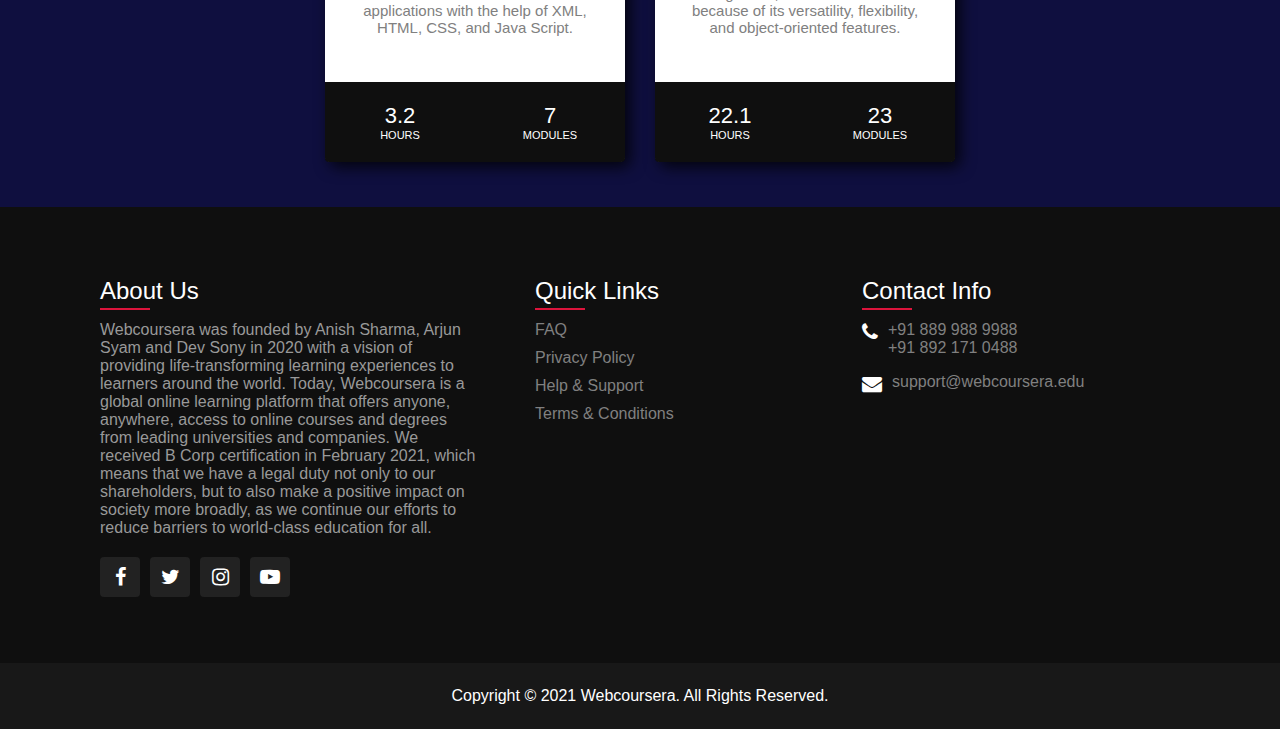
<file: pages/courses.html>
<!DOCTYPE html>
<html lang="en">

<head>
    <meta charset="UTF-8">
    <meta http-equiv="X-UA-Compatible" content="IE=edge">
    <meta name="viewport" content="width=device-width, initial-scale=1.0">
    <link rel="stylesheet" href="../css/index.css">
    <link rel="stylesheet" href="../css/courses.css">
    <link rel="stylesheet" href="https://stackpath.bootstrapcdn.com/font-awesome/4.7.0/css/font-awesome.min.css">
    <title>Courses</title>
</head>

<body>
    <!-- Navbar -->
    <nav>
        <div class="row center">
            <a href="../index.php">Home</a>
            <a style="cursor: pointer;" onclick="window.scrollBy(0,document.body.scrollHeight)">About</a>
            <a class="active" href="#">Courses</a>
            <a href="teachers.html">Mentors</a>
            <a style="cursor: pointer;" onclick="window.scrollBy(0,document.body.scrollHeight)">Contact</a>
        </div>
    </nav>
    <div class="main">
        <h1>Our Courses</h1>
        <!-- First Row -->
        <div class="row center" style="flex-grow: 0;">
            <div class="card" onclick="window.location.href = '../courses/htmlCourse.php';">
                <div class="card-image">
                    <img src="../images/html.jpg" alt="">
                </div>
                <div class="card-text">
                    <h2>HTML</h2>
                    <p>HTML is the language behind every website on the Internet! It's a markup language used to define the structure and content of web pages. It's the first language you need to learn if you want to become a web developer.</p>
                </div>
                <div class="card-stats">
                    <div class="stat">
                        <div class="value">5</div>
                        <div class="type">Hour</div>
                    </div>
                    <div class="stat">
                        <div class="value">12</div>
                        <div class="type">Modules</div>
                    </div>
                </div>

            </div>
            <div class="card" onclick="window.location.href = '../courses/cssCourse.html';">
                <div class="card-image">
                    <img src="../images/css.jpg" alt="">
                </div>
                <div class="card-text">
                    <h2>CSS</h2>
                    <p>Cascading Style Sheets (CSS) are the main coding files used to lay out a website and its design.</p>
                </div>
                <div class="card-stats">
                    <div class="stat">
                        <div class="value">14</div>
                        <div class="type">Hours</div>
                    </div>
                    <div class="stat">
                        <div class="value">9</div>
                        <div class="type">Modules</div>
                    </div>
                </div>
            </div>
            <div class="card" onclick="window.location.href = '../courses/jsCourse.html';">
                <div class="card-image">
                    <img src="../images/js.jpg" alt="" style="object-fit: 26em;object-position: -6.75em;">
                </div>
                <div class="card-text">
                    <h2>JavaScript</h2>
                    <p>JavaScript is among the most powerful and flexible programming languages of the web. It powers the dynamic behavior on most websites, including this one.</p>
                </div>
                <div class="card-stats">
                    <div class="stat">
                        <div class="value">68</div>
                        <div class="type">Hours</div>
                    </div>
                    <div class="stat">
                        <div class="value">21</div>
                        <div class="type">Modules</div>
                    </div>
                </div>

            </div>

            <!-- Second Row -->
            <div class="card" onclick="window.location.href = '../courses/javaCourse.html';">
                <div class="card-image">
                    <img src="../images/java.png" alt="">
                </div>
                <div class="card-text">
                    <h2>Java</h2>
                    <p>Java is very versatile as it is used for programming applications on the web, mobile, desktop, etc. with features such as dynamic coding, multiple security features, platform-independent characteristics, network-centric designing, etc. that make it quite versatile.</p>
                </div>
                <div class="card-stats">
                    <div class="stat">
                        <div class="value">61</div>
                        <div class="type">Hours</div>
                    </div>
                    <div class="stat">
                        <div class="value">18</div>
                        <div class="type">Modules</div>
                    </div>
                </div>
            </div>
            <div class="card" onclick="window.location.href = '../courses/ajaxCourse.html';">
                <div class="card-image">
                    <img src="../images/ajax.webp" alt="">
                </div>
                <div class="card-text">
                    <h2>AJAX</h2>
                    <p>AJAX stands for Asynchronous JavaScript and XML. AJAX is a new technique for creating better, faster, and more interactive web applications with the help of XML, HTML, CSS, and Java Script.</p>
                </div>
                <div class="card-stats">
                    <div class="stat">
                        <div class="value">3.2</div>
                        <div class="type">Hours</div>
                    </div>
                    <div class="stat">
                        <div class="value">7</div>
                        <div class="type">Modules</div>
                    </div>
                </div>
            </div>
            <div class="card" onclick="window.location.href = '../courses/pythonCourse.html';">
                <div class="card-image">
                    <img src="../images/python.png" alt="">
                </div>
                <div class="card-text">
                    <h2>Python</h2>
                    <p>Python is one of the most loved programming languages by developers, data scientists, software engineers, and even hackers because of its versatility, flexibility, and object-oriented features.</p>
                </div>
                <div class="card-stats">
                    <div class="stat">
                        <div class="value">22.1</div>
                        <div class="type">Hours</div>
                    </div>
                    <div class="stat">
                        <div class="value">23</div>
                        <div class="type">Modules</div>
                    </div>
                </div>
            </div>
        </div>
    </div>
    <footer id="footer">
        <div class="container">
            <div class="sec aboutus">
                <h2>About Us</h2>
                <p>
                    Webcoursera was founded by Anish Sharma, Arjun Syam and Dev Sony in 2020 with a vision of providing life-transforming learning experiences to learners around the world. Today, Webcoursera is a global online learning platform that offers anyone, anywhere, access to online courses and degrees from leading universities and companies. We received B Corp certification in February 2021, which means that we have a legal duty not only to our shareholders, but to also make a positive impact on society more broadly, as we continue our efforts to reduce barriers to world-class education for all.
                </p>
                <ul class="sci">
                    <li><a href="#"><i class="fa fa-facebook" aria-hidden="true"></i></a></li>
                    <li><a href="#"><i class="fa fa-twitter" aria-hidden="true"></i></a></li>
                    <li><a href="#"><i class="fa fa-instagram" aria-hidden="true"></i></a></li>
                    <li><a href="#"><i class="fa fa-youtube-play" aria-hidden="true"></i></a></li>
                </ul>
            </div>

            <div class="sec quickLinks">
                <h2>Quick Links</h2>
                <ul>
                    <li><a href="#">FAQ</a></li>
                    <li><a href="https://www.privacypolicies.com/live/4e0bbccc-8fb1-4619-b3b1-3ccc16909a8d" target="_blank">Privacy Policy</a></li>
                    <li><a href="#">Help & Support</a></li>
                    <li><a href="https://www.termsandconditionsgenerator.com/live.php?token=b7UtdrWNSWg9TQbYnWcA4yZtLV9Yiqoi" target="_blank">Terms & Conditions</a></li>
                </ul>
            </div>

            <div class="sec contact">
                <h2>Contact Info</h2>
                <ul class="info">
                    <li>
                        <span><i class="fa fa-phone" aria-hidden="true"></i></span>
                        <span>
                            <a href="tel:918899889988">+91 889 988 9988</a><br>
                            <a href="tel:918921710488">+91 892 171 0488</a></span>

                    </li>
                    <li>
                        <span><i class="fa fa-envelope" aria-hidden="true"></i></span>
                        <span><a href="mailto:support@webcoursera.edu">support@webcoursera.edu</a></span>
                    </li>
                </ul>
            </div>
        </div>
    </footer>
    <div class="copyright">
        <p>Copyright &copy; 2021 Webcoursera. All Rights Reserved.</p>
    </div>

</body>

</html>
</file>
<file: css/index.css>
@keyframes fade-in {
    from {
        opacity: 0;
        top: -20px;
    }

    to {
        opacity: 1;
        top: 0;
    }
}

@keyframes lateral-wave {
    from {
        transform: translate(0, 0);
    }

    50% {
        transform: translate(4px, 0px);
    }

    to {
        transform: translate(0, 0);
    }
}

html {
    scroll-behavior: smooth;
}

* {
    box-sizing: border-box;
    font-family: sans-serif;
}

body {
    margin: 0;
    padding: 0;
}

h1 {
    color: red;
}

.landing {
    position: relative;
    width: 100%;
    height: 100vh;
    display: flex;
    flex-direction: column;
    justify-content: center;
    align-items: flex-start;
    color: black;
    font-size: 22px;
    padding: 50px 50% 50px 50px;
    background-image: url('../images/landing-bg.jpg');
    background-blend-mode: overlay;
    background-size: auto 100%;
    background-repeat: no-repeat;
    background-position: right;
}

.landing h1 {
    position: relative;
    font-size: 120px;
    color: #0f0f3f;
    margin: 10px;
    animation: fade-in 0.5s;
    font-weight: 900;
}

.landing p {
    position: relative;
    animation: fade-in 0.5s;
    margin: 10px;
}

.landing button {
    position: relative;
    cursor: pointer;
    font-size: 36px;
    padding: 10px 20px;
    border: 2px solid white;
    margin: 20px 10px;
    border-radius: 0;
    background: #0f0f3f;
    color: white;
    transition-duration: 0.2s;
    animation: fade-in 1s;
}

.landing button:hover {
    background: #4f4f7f;
    color: white;
}

.landing button:active {
    background: black;
}

.landing .signup-btn {
    position: relative;
    cursor: pointer;
    font-size: 36px;
    padding: 10px 20px;
    border: 2px solid #0f0f3f;
    margin: 20px 10px;
    border-radius: 0;
    background: white;
    color: #0f0f3f;
    transition-duration: 0.2s;
    animation: fade-in 1s;
}

.landing input {
    position: relative;
    outline: none;
    flex-grow: 100;
    font-size: 22px;
    padding: 10px 20px;
    border: 2px solid #0f0f3f;
    margin: 20px 10px;
    border-radius: 0;
    background: white;
    color: black;
    animation: fade-in 1s;
}

.landing input:focus {
    border: 4px solid #3f3f6f;
}

nav {
    display: flex;
    position: fixed;
    z-index: 100;
    top: 0;
    left: 0;
    flex-direction: row;
    width: 100%;
    height: auto;
    color: white;
    background: #0f0f0f;
    padding: 10px 50px;
    font-size: 22px;
}

nav i {
    position: fixed;
    top: 8px;
    left: 50px;
    transition-duration: 0.2s;
}

nav i:hover {
    color: #777;
}

/* This animation isn't good
nav i:hover {
    animation-name: lateral-wave;
    animation-duration: 0.5s;
    animation-iteration-count: infinite;
}
*/

nav a {
    padding: 5px 20px;
    text-decoration: none;
    color: white;
    transition-duration: 0.2s;
}

nav a:hover {
    background: rgba(255, 255, 255, 0.1);
    border-bottom: 5px solid grey;
}

nav a.active {
    color: crimson;
    border-bottom: 5px solid crimson;
}

.row {
    display: flex;
    flex-direction: row;
    width: 100%;
}

.row.center {
    justify-content: center;
}

.usernav {
    position: absolute;
    right: 2em;
    padding: 5px 20px;
}

footer {
    position: relative;
    width: 100%;
    height: auto;
    padding: 50px 100px;
    background: #0f0f0f;
    display: flex;
    justify-content: space-between;
    flex-wrap: wrap;
}

footer .container {
    display: flex;
    justify-content: space-between;
    flex-wrap: wrap;
    flex-direction: row;
}

footer .container .sec {
    margin-right: 30px;
}

footer .container .sec.aboutus {
    width: 35%;
}

footer .container h2 {
    position: relative;
    color: #fff;
    font-weight: 500;
    margin-bottom: 15px;
}

footer .container h2:before {
    content: '';
    position: absolute;
    bottom: -5px;
    left: 0;
    width: 50px;
    height: 2px;
    background: crimson;
}

footer p {
    color: #999;
}

.sci {
    margin-top: 20px;
    display: flex;
    padding: 0;
}

.sci li {
    list-style: none;
}

.sci li a {
    display: inline-block;
    width: 40px;
    height: 40px;
    background: #222;
    display: flex;
    justify-content: center;
    align-items: center;
    margin-right: 10px;
    text-decoration: none;
    border-radius: 4px;
}

.sci li a:hover {
    background: crimson;
}

.sci li a .fa {
    color: white;
    font-size: 20px;
}

.quickLinks {
    position: relative;
    width: 25%;
}

.quickLinks ul {
    padding: 0;
}

.quickLinks ul li {
    list-style: none;
}

.quickLinks ul li a {
    color: gray;
    text-decoration: none;
    margin-bottom: 10px;
    display: inline-block;
}

.quickLinks ul li a:hover {
    color: white;
}

.contact {
    width: calc(35% - 60px);
    margin-right: 0 !important;
}

.contact .info {
    position: relative;
    padding: 0;
}

.contact .info li {
    display: flex;
    margin-bottom: 16px;
}

.contact .info li span:nth-child(1) {
    color: white;
    font-size: 20px;
    margin-right: 10px;
}

.contact .info li span {
    color: gray;
}

.contact .info li a {
    color: gray;
    text-decoration: none;
}

.contact .info li a:hover {
    color: white;
}

.copyright {
    width: 100%;
    background: #181818;
    padding: 8px 100px;
    text-align: center;
    color: white;
}

.search-section {
    display: flex;
    flex-direction: column;
    width: 100%;
    align-items: center;
    min-height: 100vh;
    background: #0f0f3f;
    color: white;
    padding: 120px 15% 30px 15%;
}

.search-section p {
    font-size: 22px;
    margin: 20px;
}

.search-section form {
    display: flex;
    flex-direction: row;
    width: 100%;
}

.search-section input {
    display: flex;
    flex-grow: 100;
    margin: 10px 20px;
    padding: 10px 30px;
    font-size: 22px;
}

.search-section button {
    position: relative;
    cursor: pointer;
    font-size: 22px;
    padding: 10px 20px;
    border: 2px solid white;
    margin: 10px 20px;
    border-radius: 0;
    background: #0f0f3f;
    color: white;
    transition-duration: 0.2s;
    animation: fade-in 1s;
}

.search-section a {
    color: white;
}

.search-section button:hover {
    background: #4f4f7f;
    color: white;
}

.search-section .card {
    display: flex;
    flex-direction: column;
    text-decoration: none;
    cursor: pointer;
    background: #090922;
    color: white;
    font-size: 20px;
    width: 90%;
    padding: 30px;
    margin: 20px;
    box-shadow: 0px 0px 8px rgba(0, 0, 0, 0.5);
    transition-duration: 0.2s;
}

.search-section .card:hover {
    background: rgb(17, 17, 53);
    box-shadow: 0px 0px 32px rgba(0, 0, 0, 0.5);
}

.search-section .card:active {
    background: rgb(9, 9, 27);
    box-shadow: 0px 0px 5px rgba(0, 0, 0, 0.5);
}
</file>
<file: css/login.css>
.login {
    position: relative;
    display: flex;
    flex-direction: column;
    justify-content: center;
    align-items: center;
    padding: 50px 35%;
    width: 100%;
    height: 100vh;
    color: white;
    background: #0f0f3f;
}

.login h1 {
    color: white;
    font-size: 48px;
    position: relative;
    animation: fade-in 0.5s;
}

.login input {
    display: flex;
    outline: none;
    border: none;
    width: 100%;
    border-bottom: 1px solid white;
    background: none;
    color: white;
    padding: 10px 30px;
    font-size: 25px;
    margin: 20px;
}

.login input:focus {
    border: none;
    border-bottom: 5px solid yellow;
}

.login input[type=checkbox] {
    width: 20px;
    height: 20px;
}

.login label {
    display: flex;
    flex-direction: row;
    align-items: center;
}

.login a {
    color: white;
}

.login button {
    position: relative;
    cursor: pointer;
    font-size: 25px;
    padding: 10px 20px;
    border: none;
    margin: 20px;
    background: darkblue;
    color: white;
    width: 100%;
    transition-duration: 0.2s;
}

.login button:hover {
    background: blue;
}
</file>
<file: css/coursePage.css>
.htmlbg {
    background-image: url('../images/html-bg.jpg'),
        linear-gradient(rgba(0, 0, 0, 0.5), rgba(0, 0, 0, 0.8));
    background-blend-mode: overlay;
    background-size: cover;
    background-repeat: no-repeat;
    background-attachment: fixed;
}

.htmllanding {
    position: relative;
    width: 100%;
    height: auto;
    display: flex;
    flex-direction: column;
    justify-content: center;
    align-items: center;
    color: white;
    font-size: 22px;
    padding: 80px 20% 40px 20%;
    text-align: center;
}

.htmllanding h1 {
    position: relative;
    font-size: 50px;
    color: white;
    margin: 10px;
    animation: fade-in 1s;
    font-weight: 900;
}

.htmllanding p {
    position: relative;
    font-size: 25px;
    color: white;
    margin: 10px;
    animation: fade-in 1s;
    font-weight: 900;
}

.flex-container i {
    position: relative;
    animation: fade-in 1s;
}

hr.section {
    border: 10px solid #777;
    border-radius: 0px;
}

hr.moduleHeading {
    border: 2px solid #777;
    border-radius: 0px;
}

hr.moduleDivision {
    border: 1px solid crimson;
    border-radius: 0px;
}

.module {
    /* margin-left: 200px;
    margin-right: 200px; */
    width: 100%;
    color: white;
    animation: fade-in 1s;
    font-weight: 500;
}

.module h1 {
    position: relative;
    font-size: 50px;
    color: white;
    margin: 10px;
    animation: fade-in 1s;
    font-weight: 700;
    /* margin-left: 200px; */
}

.moduleContents {
    /* margin-left: 200px; */
    animation: fade-in 1s;
    font-weight: 700;
    font-size: 25px;
}

.moduleContents input {
    width: 30px;
    height: 30px;
}

.moduleContents label a {
    text-decoration: none;
    color: white;
}

.moduleContents label a i {
    font-size: x-large;
}

.course {
    display: flex;
    flex-direction: column;
    align-items: center;
    width: 100%;
    background: #0f0f3f;
    padding: 50px 25%;
    color: white;
}

.course label {
    font-size: 36px;
    margin: 4px 20px;
}

#course {
    width: 100%;
}

.course .card {
    display: flex;
    position: relative;
    flex-direction: row;
    width: 100%;
    height: 200px;
    margin: 20px;
    background: #555;
    color: white;
    box-shadow: 0px 0px 12px rgba(0, 0, 0, 0.5);
}

.card input[type=checkbox] {
    position: absolute;
    z-index: 100;
    top: 10px;
    right: 10px;
    width: 20px;
    height: 20px;
}

.course h1 {
    color: white;
}

.course col {
    display: flex;
    flex-direction: column;
    padding: 20px;
    align-items: center;
    justify-content: center;
}

.course iframe {
    height: 100%;
    border: none;
    margin-right: 20px;
}

.course select {
    border: 1px solid black;
    padding: 10px 30px;
    font-size: 20px;
}

.signup-btn {
    position: relative;
    cursor: pointer;
    font-size: 36px;
    padding: 10px 20px;
    border: 2px solid #0f0f3f;
    margin: 20px 10px;
    border-radius: 0;
    background: white;
    color: #0f0f3f;
    transition-duration: 0.2s;
    animation: fade-in 1s;
}
</file>
<file: css/courses.css>
.main {
    width: 100%;
    height: fit-content;
    display: flex;
    flex-direction: column;
    justify-content: center;
    align-items: center;
    position: relative;

    padding: 100px 20% 30px 20%;
    
    background: #0f0f3f; 
    /* background-size: cover; */
}

.main>*{
    animation: fade-in 0.5s;
}

.main h1 {
    position: relative;
    color: white;
    animation: fade-in 0.5s;
    font-size: xxx-large;
    margin-top: 0;
}

.row {
    display: flex;
    position: relative;
    flex-wrap: wrap;
    flex-direction: row;
    flex-grow: 100;
    width: 100%;
}

.row.center {
    justify-content: center;
}


.card {
    display: grid;
    grid-template-columns: 300px;
    
    grid-template-rows: 210px 210px 80px;
    grid-template-areas: "image" "text" "stats";
    
    border-radius: 6px;
    background: white;
    box-shadow: 5px 5px 15px rgba(0,0,0,0.8);
    text-align: center;
    margin: 15px;
    
    transition: 0.5s ease;
    cursor: pointer;
}

.card-image{
    grid-area: image;
}

.card-image>img {
    object-fit: cover;
    object-position: center;
    height: 100%;
    width: 100%;
    border-top-left-radius: 4px;
    border-top-right-radius: 4px;
}

.card-text{
    grid-area: text;
    margin: 25px;
    color: #0f0f0f;
    text-align: center;
}

.card-text h2 {
    margin-top: -10px;
    font-size: 32px;
    margin-bottom: -5px;
}

.card-text p {
    color: grey;
    font-size: 15px;
    font-weight: 300;
}

.card-stats {
    grid-area: stats;
    display: grid;
    grid-template-columns: 1fr 1fr;
    grid-template-rows: 1fr;
    border-bottom-left-radius: 4px;
    border-bottom-right-radius: 4px;
    background: #0f0f0f;
}

.card-stats .stat {
    display: flex;
    align-items: center;
    justify-content: center;
    flex-direction: column;
    padding: 10px;
    color: white;
}

.card-stats .type {
    font-size: 11px;
    font-weight: 300;
    text-transform: uppercase;
}

.card-stats .value{
    font-size: 22px;
    font-weight: 500;
}

.card:hover {
    transform: scale(1.1);
    box-shadow: 5px 5px 15px rgba(0,0,0,0.6);
}
</file>
